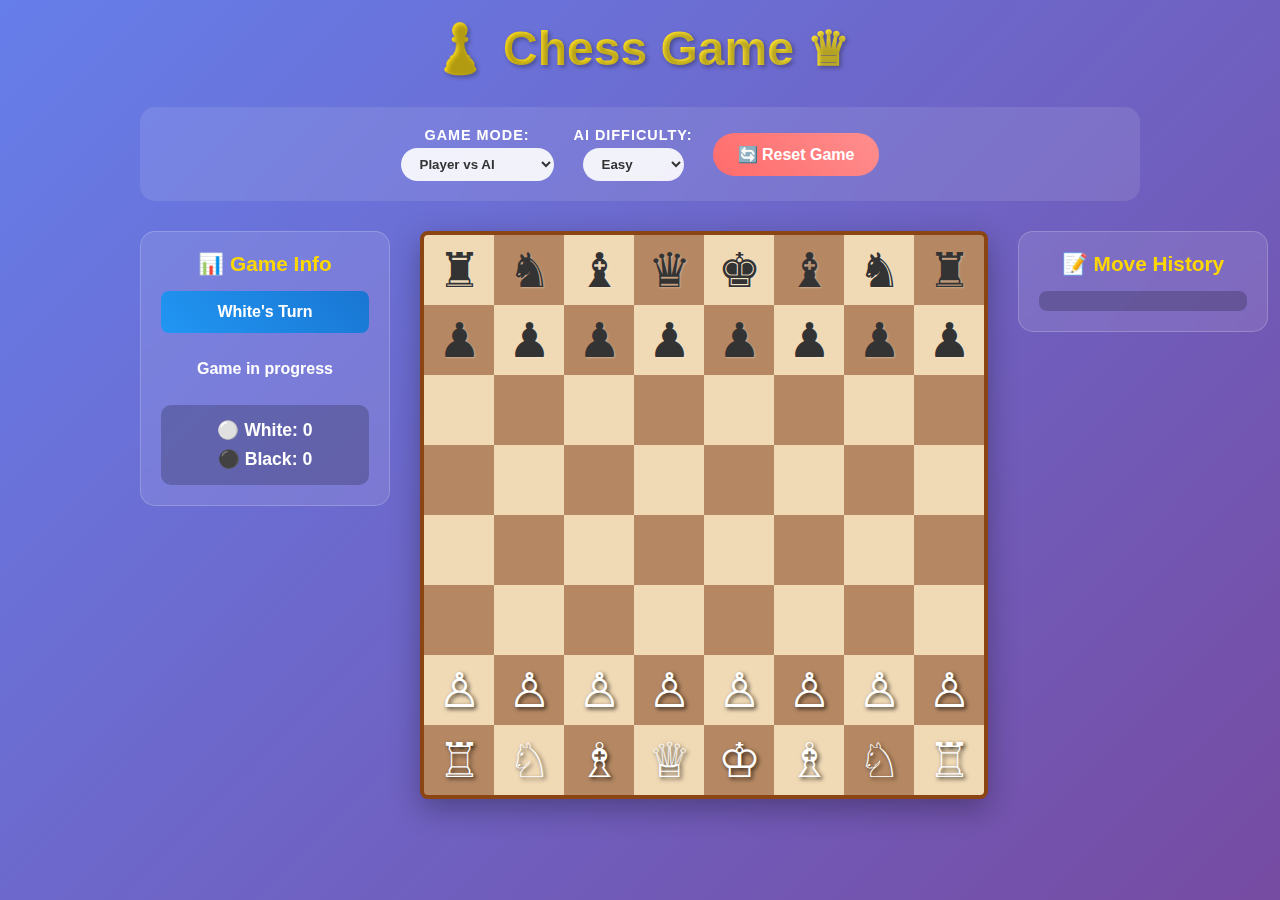
<file: index.html>
<!DOCTYPE html>
<html lang="en">
<head>
    <meta charset="UTF-8">
    <meta name="viewport" content="width=device-width, initial-scale=1.0">
    <title>Chess Game</title>
    <link rel="stylesheet" href="chess-style.css">
</head>
<body>
    <div class="container">
        <header>
            <h1>♟️ Chess Game ♛</h1>
        </header>

        <div class="controls">
            <div class="control-group">
                <label>Game Mode:</label>
                <select id="game-mode">
                    <option value="ai">Player vs AI</option>
                    <option value="player">Player vs Player</option>
                </select>
            </div>
            
            <div class="control-group" id="difficulty-container">
                <label>AI Difficulty:</label>
                <select id="difficulty">
                    <option value="1">Easy</option>
                    <option value="2">Medium</option>
                    <option value="3">Hard</option>
                </select>
            </div>

            <button id="reset-btn" class="reset-btn">🔄 Reset Game</button>
        </div>

        <div class="game-area">
            <div class="game-info">
                <h3>📊 Game Info</h3>
                <div class="status-display current-player">
                    <span id="current-turn">White's Turn</span>
                </div>
                <div class="status-display game-status">
                    <span id="game-status">Game in progress</span>
                </div>
                <div class="score-board">
                    <div class="score">
                        <span>⚪ White: <span id="white-score">0</span></span>
                        <span>⚫ Black: <span id="black-score">0</span></span>
                    </div>
                </div>
            </div>

            <div class="board-container">
                <div id="game-board" class="board">
                    <!-- Board squares will be generated by JavaScript -->
                </div>
            </div>

            <div class="move-history">
                <h3>📝 Move History</h3>
                <div id="moves-list" class="moves-list"></div>
            </div>
        </div>

        <div class="loading" id="loading">
            <div class="spinner"></div>
            <div class="loading-text">🤖 AI is thinking...</div>
        </div>
    </div>

    <script src="chess.js"></script>
</body>
</html>
</file>
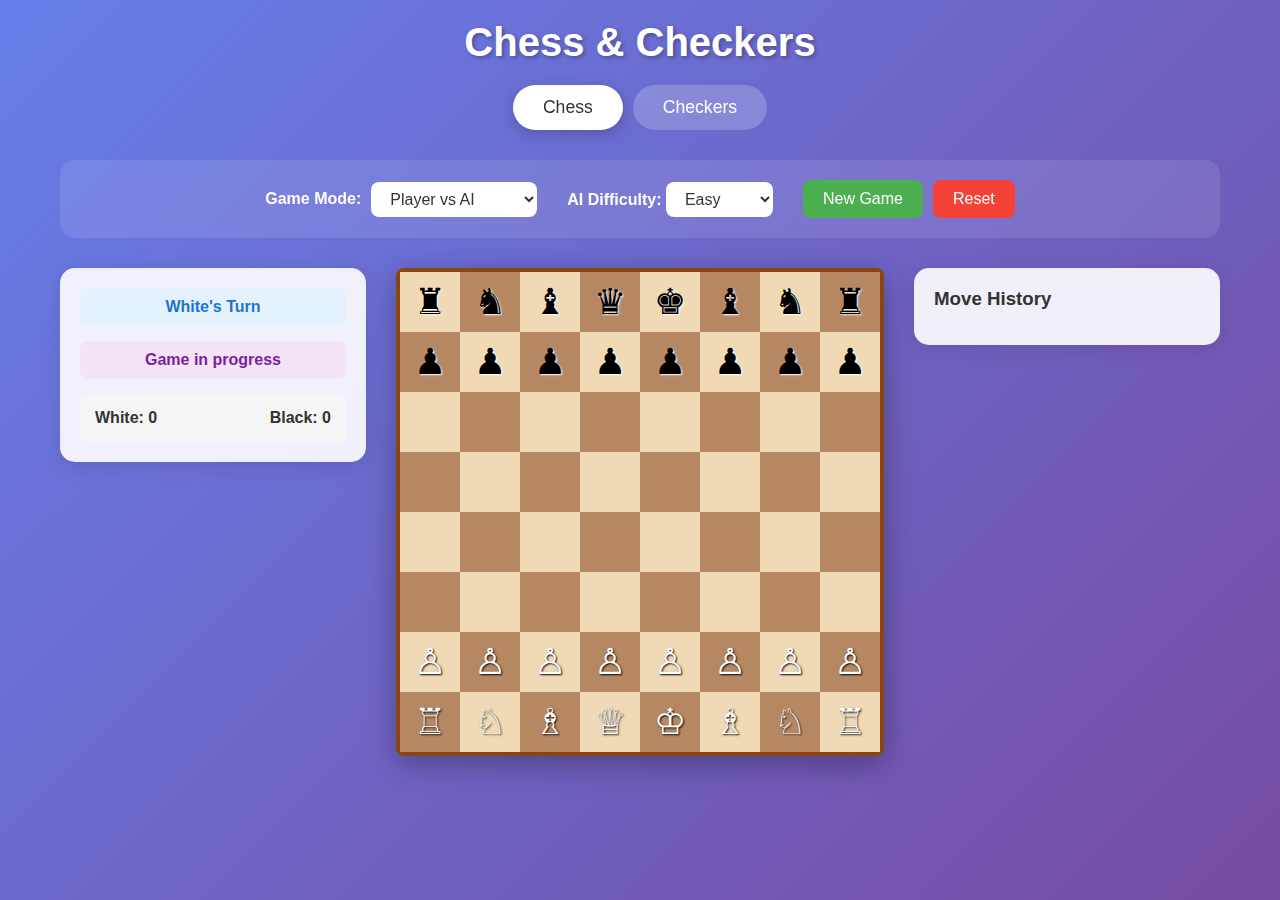
<file: frontend/index.html>
<!DOCTYPE html>
<html lang="en">
<head>
    <meta charset="UTF-8">
    <meta name="viewport" content="width=device-width, initial-scale=1.0">
    <title>Chess & Checkers</title>
    <link rel="stylesheet" href="style.css">
</head>
<body>
    <div class="container">
        <header>
            <h1>Chess & Checkers</h1>
            <div class="game-selection">
                <button id="chess-btn" class="game-btn active">Chess</button>
                <button id="checkers-btn" class="game-btn">Checkers</button>
            </div>
        </header>

        <div class="game-controls">
            <div class="mode-selection">
                <label>Game Mode:</label>
                <select id="game-mode">
                    <option value="ai">Player vs AI</option>
                    <option value="player">Player vs Player</option>
                </select>
            </div>
            
            <div class="difficulty-selection" id="difficulty-container">
                <label>AI Difficulty:</label>
                <select id="difficulty">
                    <option value="1">Easy</option>
                    <option value="2">Medium</option>
                    <option value="3">Hard</option>
                </select>
            </div>

            <div class="game-actions">
                <button id="new-game-btn">New Game</button>
                <button id="reset-btn">Reset</button>
            </div>
        </div>

        <div class="game-area">
            <div class="game-info">
                <div class="current-player">
                    <span id="current-turn">White's Turn</span>
                </div>
                <div class="game-status">
                    <span id="game-status">Game in progress</span>
                </div>
                <div class="score-board">
                    <div class="score">
                        <span>White: <span id="white-score">0</span></span>
                        <span>Black: <span id="black-score">0</span></span>
                    </div>
                </div>
            </div>

            <div class="board-container">
                <div id="game-board" class="chess-board">
                    <!-- Board squares will be generated by JavaScript -->
                </div>
            </div>

            <div class="move-history">
                <h3>Move History</h3>
                <div id="moves-list"></div>
            </div>
        </div>

        <div class="loading" id="loading" style="display: none;">
            <div class="spinner"></div>
            <span>AI is thinking...</span>
        </div>
    </div>

    <script src="script.js"></script>
</body>
</html>
</file>
<file: chess-style.css>
/* Chess Game Styles */
* {
    margin: 0;
    padding: 0;
    box-sizing: border-box;
}

body {
    font-family: 'Segoe UI', Tahoma, Geneva, Verdana, sans-serif;
    background: linear-gradient(135deg, #667eea 0%, #764ba2 100%);
    color: #fff;
    min-height: 100vh;
    display: flex;
    flex-direction: column;
    align-items: center;
    padding: 20px;
}

.container {
    max-width: 1000px;
    width: 100%;
    text-align: center;
}

header {
    margin-bottom: 30px;
}

h1 {
    font-size: 3rem;
    margin-bottom: 20px;
    text-shadow: 2px 2px 4px rgba(0,0,0,0.3);
    background: linear-gradient(45deg, #ffd700, #ffed4e);
    -webkit-background-clip: text;
    -webkit-text-fill-color: transparent;
    background-clip: text;
}

/* Controls */
.controls {
    display: flex;
    justify-content: center;
    align-items: center;
    gap: 20px;
    margin-bottom: 30px;
    background: rgba(255,255,255,0.1);
    padding: 20px;
    border-radius: 15px;
    backdrop-filter: blur(10px);
    flex-wrap: wrap;
}

.control-group {
    display: flex;
    flex-direction: column;
    align-items: center;
    gap: 5px;
}

.control-group label {
    font-weight: bold;
    font-size: 0.9rem;
    text-transform: uppercase;
    letter-spacing: 1px;
}

select {
    padding: 8px 15px;
    border: none;
    border-radius: 20px;
    background: rgba(255,255,255,0.9);
    color: #333;
    font-weight: bold;
    cursor: pointer;
    transition: all 0.3s ease;
}

select:hover {
    background: white;
    transform: translateY(-1px);
    box-shadow: 0 3px 10px rgba(0,0,0,0.2);
}

.reset-btn {
    padding: 12px 25px;
    border: none;
    border-radius: 25px;
    background: linear-gradient(45deg, #ff6b6b, #ff8e8e);
    color: white;
    font-weight: bold;
    cursor: pointer;
    transition: all 0.3s ease;
    font-size: 1rem;
}

.reset-btn:hover {
    transform: translateY(-2px);
    box-shadow: 0 5px 15px rgba(255,107,107,0.4);
}

/* Game Area */
.game-area {
    display: grid;
    grid-template-columns: 250px 1fr 250px;
    gap: 30px;
    margin-bottom: 30px;
    align-items: start;
}

.game-info, .move-history {
    background: rgba(255,255,255,0.1);
    padding: 20px;
    border-radius: 15px;
    backdrop-filter: blur(10px);
    border: 1px solid rgba(255,255,255,0.2);
}

.game-info h3, .move-history h3 {
    margin-bottom: 15px;
    color: #ffd700;
    font-size: 1.3rem;
}

.status-display {
    margin-bottom: 15px;
    padding: 12px;
    border-radius: 8px;
    font-weight: bold;
    text-align: center;
}

.current-player {
    background: linear-gradient(45deg, #2196F3, #1976D2);
    color: white;
}

.status-check {
    background: linear-gradient(135deg, #fff3cd, #ffeaa7);
    color: #856404;
    border: 1px solid #ffeaa7;
}

.status-checkmate {
    background: linear-gradient(135deg, #f8d7da, #ff7675);
    color: #721c24;
    border: 1px solid #ff7675;
}

.status-stalemate {
    background: linear-gradient(135deg, #d4edda, #74b9ff);
    color: #155724;
    border: 1px solid #74b9ff;
}

.score-board {
    background: rgba(0,0,0,0.2);
    padding: 15px;
    border-radius: 10px;
    margin-top: 10px;
}

.score {
    display: flex;
    flex-direction: column;
    gap: 8px;
}

.score span {
    font-size: 1.1rem;
    font-weight: bold;
}

/* Chess Board */
.board-container {
    display: flex;
    justify-content: center;
    align-items: center;
}

.board {
    display: grid;
    grid-template-columns: repeat(8, 70px);
    grid-template-rows: repeat(8, 70px);
    border: 4px solid #8B4513;
    border-radius: 8px;
    overflow: hidden;
    box-shadow: 0 10px 30px rgba(0,0,0,0.3);
    background: #8B4513;
}

.square {
    width: 70px;
    height: 70px;
    display: flex;
    align-items: center;
    justify-content: center;
    cursor: pointer;
    transition: all 0.2s ease;
    position: relative;
}

.square.white {
    background: #f0d9b5;
}

.square.black {
    background: #b58863;
}

.square:hover {
    filter: brightness(1.1);
}

.square.selected {
    background: #ffff00 !important;
    box-shadow: inset 0 0 0 3px #ff0000;
}

.square.move {
    background: #90EE90 !important;
    box-shadow: inset 0 0 0 2px #006400;
}

.square.move::after {
    content: '';
    position: absolute;
    width: 25px;
    height: 25px;
    border-radius: 50%;
    background: rgba(0, 100, 0, 0.5);
    pointer-events: none;
}

/* Chess Pieces */
.piece {
    font-size: 48px;
    text-shadow: 1px 1px 2px rgba(0,0,0,0.5);
    user-select: none;
    pointer-events: none;
    transition: transform 0.2s ease;
}

.piece:hover {
    transform: scale(1.05);
}

.chess-piece.white {
    color: #ffffff;
    text-shadow: 2px 2px 4px rgba(0,0,0,0.8);
}

.chess-piece.black {
    color: #333333;
    text-shadow: 1px 1px 2px rgba(255,255,255,0.3);
}

/* Move History */
.moves-list {
    max-height: 300px;
    overflow-y: auto;
    background: rgba(0,0,0,0.2);
    border-radius: 8px;
    padding: 10px;
    text-align: left;
}

.move-pair {
    display: grid;
    grid-template-columns: 30px 1fr 1fr;
    gap: 10px;
    padding: 5px;
    border-bottom: 1px solid rgba(255,255,255,0.1);
    font-family: 'Courier New', monospace;
}

.move-number {
    font-weight: bold;
    color: #ffd700;
}

.white-move {
    color: #ffffff;
}

.black-move {
    color: #cccccc;
}

/* Loading Animation */
.loading {
    position: fixed;
    top: 0;
    left: 0;
    width: 100%;
    height: 100%;
    background: rgba(0,0,0,0.5);
    display: none;
    flex-direction: column;
    justify-content: center;
    align-items: center;
    z-index: 1000;
}

.spinner {
    width: 50px;
    height: 50px;
    border: 5px solid rgba(255,255,255,0.3);
    border-top: 5px solid #ffd700;
    border-radius: 50%;
    animation: spin 1s linear infinite;
    margin-bottom: 20px;
}

@keyframes spin {
    0% { transform: rotate(0deg); }
    100% { transform: rotate(360deg); }
}

.loading-text {
    color: white;
    font-size: 1.2rem;
    font-weight: bold;
}

/* Responsive Design */
@media (max-width: 768px) {
    .game-area {
        grid-template-columns: 1fr;
        grid-template-rows: auto auto auto;
        gap: 20px;
    }
    
    .board {
        grid-template-columns: repeat(8, 50px);
        grid-template-rows: repeat(8, 50px);
    }
    
    .square {
        width: 50px;
        height: 50px;
    }
    
    .piece {
        font-size: 32px;
    }
    
    .controls {
        flex-direction: column;
        gap: 15px;
    }
    
    h1 {
        font-size: 2rem;
    }
}

@media (max-width: 480px) {
    .board {
        grid-template-columns: repeat(8, 40px);
        grid-template-rows: repeat(8, 40px);
    }
    
    .square {
        width: 40px;
        height: 40px;
    }
    
    .piece {
        font-size: 24px;
    }
    
    .container {
        padding: 10px;
    }
}
</file>
<file: frontend/style.css>
/* Reset and base styles */
* {
    margin: 0;
    padding: 0;
    box-sizing: border-box;
}

body {
    font-family: 'Segoe UI', Tahoma, Geneva, Verdana, sans-serif;
    background: linear-gradient(135deg, #667eea 0%, #764ba2 100%);
    color: #333;
    min-height: 100vh;
}

.container {
    max-width: 1200px;
    margin: 0 auto;
    padding: 20px;
}

/* Header styles */
header {
    text-align: center;
    margin-bottom: 30px;
}

header h1 {
    color: white;
    font-size: 2.5rem;
    margin-bottom: 20px;
    text-shadow: 2px 2px 4px rgba(0,0,0,0.3);
}

.game-selection {
    display: flex;
    justify-content: center;
    gap: 10px;
}

.game-btn {
    padding: 12px 30px;
    border: none;
    border-radius: 25px;
    background: rgba(255,255,255,0.2);
    color: white;
    font-size: 1.1rem;
    cursor: pointer;
    transition: all 0.3s ease;
    backdrop-filter: blur(10px);
}

.game-btn:hover {
    background: rgba(255,255,255,0.3);
    transform: translateY(-2px);
}

.game-btn.active {
    background: white;
    color: #333;
    box-shadow: 0 4px 15px rgba(0,0,0,0.2);
}

/* Game controls */
.game-controls {
    display: flex;
    justify-content: center;
    align-items: center;
    gap: 30px;
    margin-bottom: 30px;
    padding: 20px;
    background: rgba(255,255,255,0.1);
    border-radius: 15px;
    backdrop-filter: blur(10px);
    flex-wrap: wrap;
}

.mode-selection, .difficulty-selection {
    display: flex;
    align-items: center;
    gap: 10px;
    color: white;
}

.mode-selection label, .difficulty-selection label {
    font-weight: bold;
}

.mode-selection select, .difficulty-selection select {
    padding: 8px 15px;
    border: none;
    border-radius: 8px;
    background: white;
    color: #333;
    font-size: 1rem;
}

.game-actions {
    display: flex;
    gap: 10px;
}

.game-actions button {
    padding: 10px 20px;
    border: none;
    border-radius: 8px;
    background: #4CAF50;
    color: white;
    font-size: 1rem;
    cursor: pointer;
    transition: all 0.3s ease;
}

.game-actions button:hover {
    background: #45a049;
    transform: translateY(-1px);
}

#reset-btn {
    background: #f44336;
}

#reset-btn:hover {
    background: #da190b;
}

/* Game area */
.game-area {
    display: grid;
    grid-template-columns: 1fr auto 1fr;
    gap: 30px;
    align-items: start;
}

.game-info {
    background: rgba(255,255,255,0.9);
    padding: 20px;
    border-radius: 15px;
    box-shadow: 0 4px 20px rgba(0,0,0,0.1);
}

.game-info h3 {
    margin-bottom: 15px;
    color: #333;
}

.current-player, .game-status {
    margin-bottom: 15px;
    padding: 10px;
    border-radius: 8px;
    text-align: center;
    font-weight: bold;
}

.current-player {
    background: #e3f2fd;
    color: #1976d2;
}

.game-status {
    background: #f3e5f5;
    color: #7b1fa2;
}

.score-board {
    margin-top: 15px;
    padding: 15px;
    background: #f5f5f5;
    border-radius: 8px;
}

.score {
    display: flex;
    justify-content: space-between;
    font-weight: bold;
}

/* Board container */
.board-container {
    display: flex;
    justify-content: center;
    align-items: center;
}

/* Chess board */
.chess-board {
    display: grid;
    grid-template-columns: repeat(8, 60px);
    grid-template-rows: repeat(8, 60px);
    border: 4px solid #8B4513;
    border-radius: 8px;
    box-shadow: 0 8px 30px rgba(0,0,0,0.3);
    background: #8B4513;
}

/* Checkers board */
.checkers-board {
    display: grid;
    grid-template-columns: repeat(8, 60px);
    grid-template-rows: repeat(8, 60px);
    border: 4px solid #654321;
    border-radius: 8px;
    box-shadow: 0 8px 30px rgba(0,0,0,0.3);
    background: #654321;
}

/* Board squares */
.square {
    width: 60px;
    height: 60px;
    display: flex;
    justify-content: center;
    align-items: center;
    cursor: pointer;
    position: relative;
    transition: all 0.2s ease;
}

.square.white {
    background-color: #f0d9b5;
}

.square.black {
    background-color: #b58863;
}

.square:hover {
    filter: brightness(1.1);
}

.square.selected {
    background-color: #ffeb3b !important;
    box-shadow: inset 0 0 0 3px #ff9800;
}

.square.possible-move {
    background-color: #4caf50 !important;
    opacity: 0.7;
}

.square.possible-move::after {
    content: '';
    position: absolute;
    width: 20px;
    height: 20px;
    border-radius: 50%;
    background: rgba(76, 175, 80, 0.6);
}

.square.last-move {
    box-shadow: inset 0 0 0 2px #2196f3;
}

/* Chess pieces */
.piece {
    font-size: 36px;
    user-select: none;
    transition: all 0.3s ease;
    cursor: pointer;
}

.piece:hover {
    transform: scale(1.1);
}

.piece.white {
    color: #ffffff;
    text-shadow: 1px 1px 2px #000000;
}

.piece.black {
    color: #000000;
    text-shadow: 1px 1px 2px #ffffff;
}

/* Checker pieces */
.checker {
    width: 45px;
    height: 45px;
    border-radius: 50%;
    border: 3px solid;
    cursor: pointer;
    transition: all 0.3s ease;
    position: relative;
}

.checker:hover {
    transform: scale(1.1);
}

.checker.white {
    background: radial-gradient(circle at 30% 30%, #ffffff, #e0e0e0);
    border-color: #999;
    box-shadow: 2px 2px 5px rgba(0,0,0,0.3);
}

.checker.black {
    background: radial-gradient(circle at 30% 30%, #444444, #000000);
    border-color: #222;
    box-shadow: 2px 2px 5px rgba(0,0,0,0.5);
}

.checker.king::after {
    content: '♔';
    position: absolute;
    top: 50%;
    left: 50%;
    transform: translate(-50%, -50%);
    font-size: 20px;
    color: #ffd700;
    text-shadow: 1px 1px 2px rgba(0,0,0,0.5);
}

/* Move history */
.move-history {
    background: rgba(255,255,255,0.9);
    padding: 20px;
    border-radius: 15px;
    box-shadow: 0 4px 20px rgba(0,0,0,0.1);
    max-height: 400px;
    overflow-y: auto;
}

.move-history h3 {
    margin-bottom: 15px;
    color: #333;
}

#moves-list {
    font-family: 'Courier New', monospace;
    font-size: 14px;
    line-height: 1.5;
}

.move-entry {
    padding: 5px 10px;
    margin: 2px 0;
    border-radius: 4px;
    background: #f5f5f5;
    border-left: 3px solid #2196f3;
}

.move-entry:nth-child(even) {
    background: #e8f5e8;
    border-left-color: #4caf50;
}

/* Loading animation */
.loading {
    position: fixed;
    top: 0;
    left: 0;
    width: 100%;
    height: 100%;
    background: rgba(0,0,0,0.5);
    display: flex;
    justify-content: center;
    align-items: center;
    flex-direction: column;
    z-index: 1000;
    color: white;
}

.spinner {
    width: 50px;
    height: 50px;
    border: 5px solid rgba(255,255,255,0.3);
    border-top: 5px solid white;
    border-radius: 50%;
    animation: spin 1s linear infinite;
    margin-bottom: 20px;
}

@keyframes spin {
    0% { transform: rotate(0deg); }
    100% { transform: rotate(360deg); }
}

/* Responsive design */
@media (max-width: 768px) {
    .game-area {
        grid-template-columns: 1fr;
        grid-template-rows: auto auto auto;
    }
    
    .game-controls {
        flex-direction: column;
        gap: 15px;
    }
    
    .chess-board, .checkers-board {
        grid-template-columns: repeat(8, 45px);
        grid-template-rows: repeat(8, 45px);
    }
    
    .square {
        width: 45px;
        height: 45px;
    }
    
    .piece {
        font-size: 28px;
    }
    
    .checker {
        width: 35px;
        height: 35px;
    }
}

@media (max-width: 480px) {
    .chess-board, .checkers-board {
        grid-template-columns: repeat(8, 35px);
        grid-template-rows: repeat(8, 35px);
    }
    
    .square {
        width: 35px;
        height: 35px;
    }
    
    .piece {
        font-size: 22px;
    }
    
    .checker {
        width: 28px;
        height: 28px;
    }
}

/* Animations */
@keyframes piece-move {
    0% { transform: scale(1); }
    50% { transform: scale(1.2); }
    100% { transform: scale(1); }
}

.piece-moving {
    animation: piece-move 0.3s ease;
}

/* Status indicators */
.status-check {
    background-color: #ff5722 !important;
    color: white !important;
}

.status-checkmate {
    background-color: #d32f2f !important;
    color: white !important;
}

.status-stalemate {
    background-color: #ff9800 !important;
    color: white !important;
}
</file>
